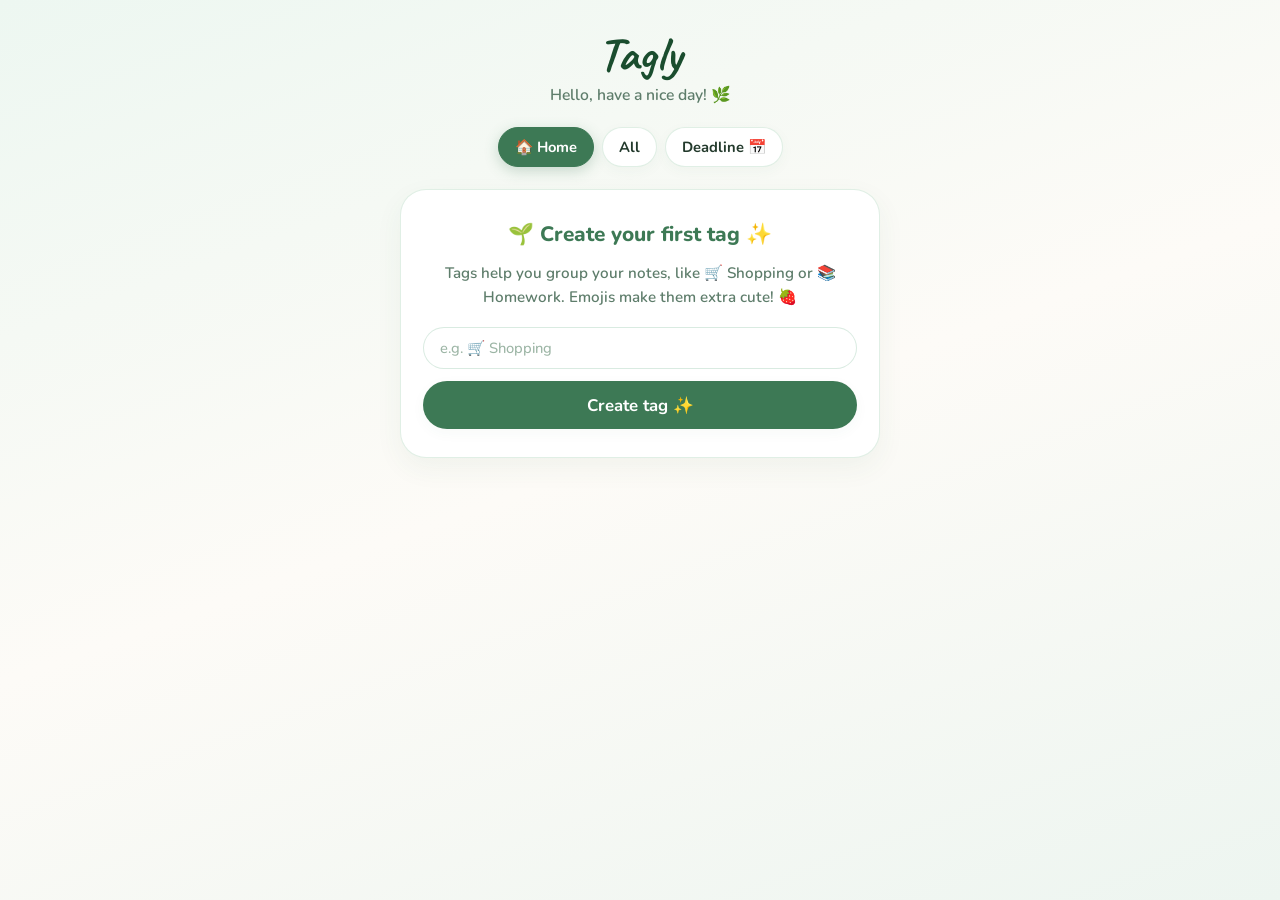
<file: index.html>
<!DOCTYPE html>
<html lang="en">
<head>
  <meta charset="UTF-8">
  <meta name="viewport" content="width=device-width, initial-scale=1.0">
  <title>Tagly</title>
  <!-- Favicon -->
  <link rel="icon" type="image/svg+xml" href="favicon.svg">
  <!-- Cute, rounded & handwritten fonts -->
  <link rel="preconnect" href="https://fonts.googleapis.com">
  <link rel="preconnect" href="https://fonts.gstatic.com" crossorigin>
  <link href="https://fonts.googleapis.com/css2?family=Caveat:wght@600;700&family=Nunito:wght@400;600;700;800&display=swap" rel="stylesheet">
  <link rel="stylesheet" href="styles.css">
</head>
<body>
  <div class="app-container">
    <!-- Top header with Tagly name and kind message -->
    <header class="header">
      <h1 class="app-title">Tagly</h1>
      <p class="subtitle">Hello, have a nice day! 🌿</p>
    </header>

    <!-- Navigation bubbles row: Home, All, tags, Deadline -->
    <nav id="filter-bubbles" class="bubbles-row" aria-label="App navigation">
      <!-- Bubbles are rendered by JavaScript -->
    </nav>

    <!-- Screen 1: HOME (forms only, no notes list) -->
    <section id="home-screen" class="screen-view">
      <!-- First-use create tag (when no tags exist) -->
      <div id="first-use-card" class="first-use-card">
        <h2>🌱 Create your first tag ✨</h2>
        <p class="hint-text">Tags help you group your notes, like 🛒 Shopping or 📚 Homework. Emojis make them extra cute! 🍓</p>
        <form id="first-tag-form" class="first-tag-form">
          <input
            type="text"
            id="first-tag-input"
            class="text-input"
            placeholder="e.g. 🛒 Shopping"
            maxlength="30"
            autocomplete="off"
            required
          >
          <button type="submit" class="btn btn-primary btn-large">Create tag ✨</button>
        </form>
      </div>

      <!-- Home controls (shown when at least one tag exists) -->
      <div id="home-forms-wrapper" class="home-forms-wrapper hidden">
        <!-- 1. Place to add a tag -->
        <section class="add-tag-section">
          <form id="add-tag-form" class="inline-tag-form">
            <input
              type="text"
              id="tag-name-input"
              class="text-input"
              placeholder="New tag name (e.g. 📚 Homework)"
              maxlength="30"
              autocomplete="off"
            >
            <button type="submit" class="btn btn-primary">+ Add tag 🌸</button>
          </form>
        </section>

        <!-- 2. Place to write a note -->
        <section class="composer-card">
          <form id="note-composer-form" class="composer-form">
            <textarea
              id="composer-text"
              class="note-textarea"
              placeholder="Write a note... 📝"
              rows="3"
              required
            ></textarea>

            <!-- Tag choices -->
            <div class="composer-tags-group">
              <span class="composer-label">Choose tag:</span>
              <div id="composer-tag-chips" class="tag-chips-row">
                <!-- Tag chips rendered here -->
              </div>
            </div>

            <!-- Optional deadline & submit -->
            <div class="composer-footer">
              <div class="deadline-control-wrapper">
                <button type="button" id="deadline-toggle-btn" class="btn btn-deadline">
                  📅 Add deadline
                </button>
                <input type="date" id="composer-deadline-input" class="visually-hidden">
                <button type="button" id="clear-deadline-btn" class="btn-clear-deadline hidden" title="Remove deadline">✕</button>
              </div>

              <button type="submit" class="btn btn-primary">Add note ✨</button>
            </div>
          </form>
        </section>
      </div>
    </section>

    <!-- Screen 2: NOTES VIEW (for All, Tag, or Deadline) -->
    <section id="notes-screen" class="screen-view hidden">
      <!-- Tag action banner (e.g. delete tag when a tag is active) -->
      <div id="active-tag-banner" class="active-tag-banner hidden"></div>

      <!-- Clean list of notes -->
      <main id="notes-container" class="notes-container">
        <!-- Rendered notes go here -->
      </main>
    </section>
  </div>

  <script src="app.js"></script>
</body>
</html>
</file>
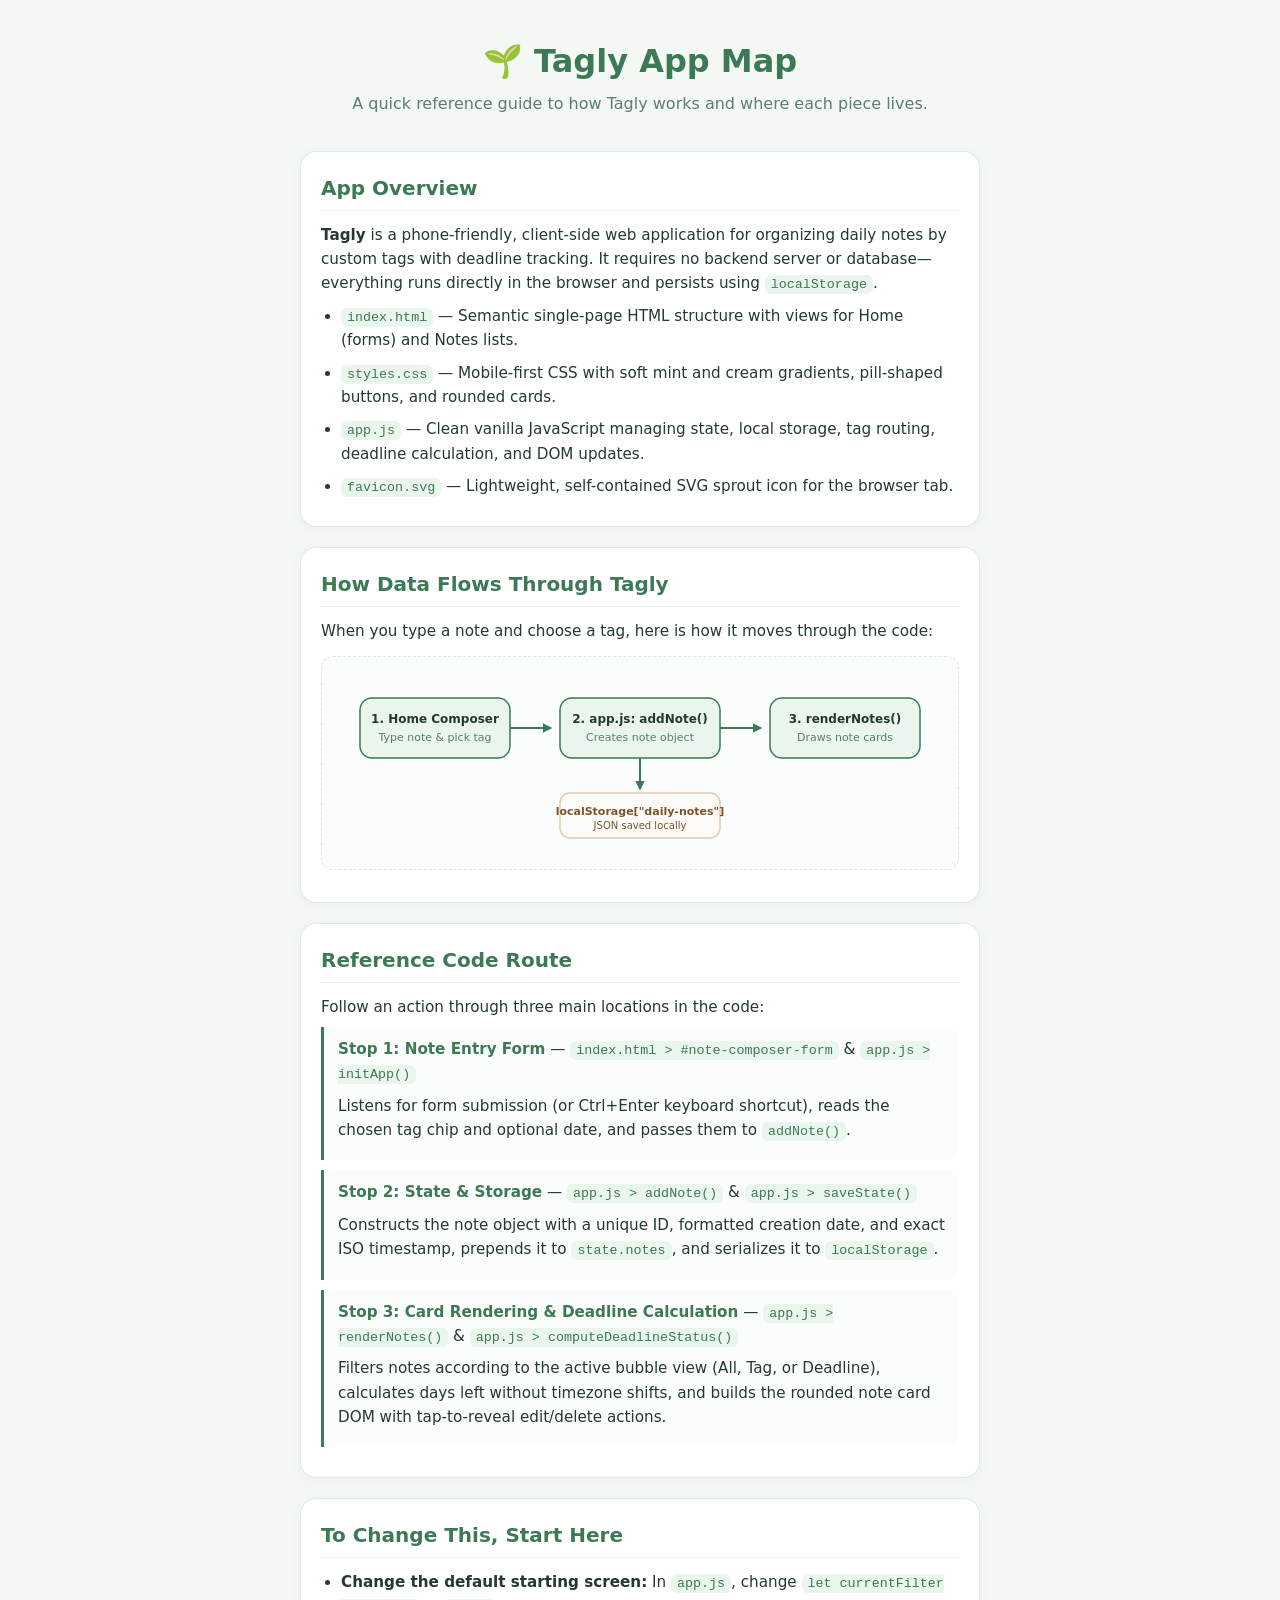
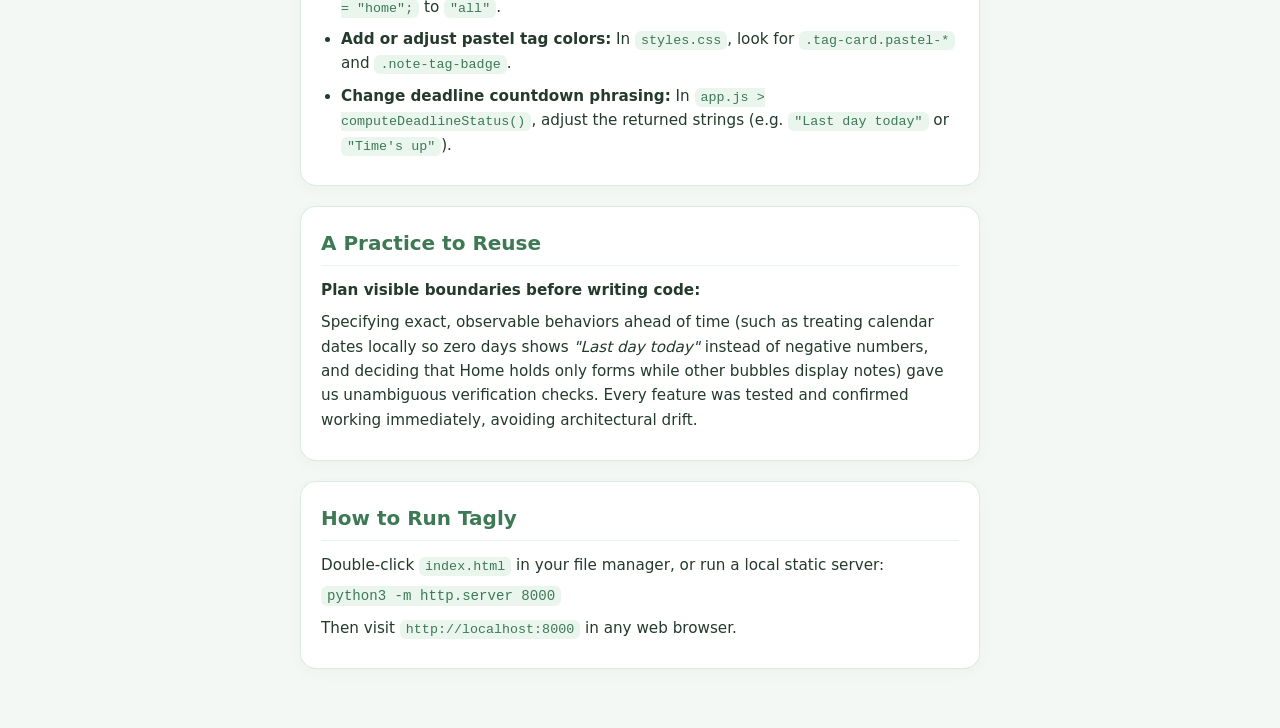
<file: devpost/app-map.html>
<!DOCTYPE html>
<html lang="en">
<head>
  <meta charset="UTF-8">
  <meta name="viewport" content="width=device-width, initial-scale=1.0">
  <title>Tagly — App Map & Take-Home Guide</title>
  <style>
    :root {
      --bg: #f4f8f5;
      --card-bg: #ffffff;
      --text: #233a2c;
      --muted: #5e7d6b;
      --primary: #3d7955;
      --border: rgba(165, 208, 182, 0.4);
      --soft: #eaf5ee;
      --radius: 16px;
    }
    * { box-sizing: border-box; margin: 0; padding: 0; }
    body {
      font-family: system-ui, -apple-system, BlinkMacSystemFont, "Segoe UI", Roboto, sans-serif;
      background-color: var(--bg);
      color: var(--text);
      line-height: 1.6;
      padding: 24px 16px 60px;
    }
    .container {
      max-width: 680px;
      margin: 0 auto;
      display: flex;
      flex-direction: column;
      gap: 20px;
    }
    header {
      text-align: center;
      padding: 12px 0 6px;
    }
    h1 {
      font-size: 2rem;
      color: var(--primary);
      margin-bottom: 4px;
    }
    .subtitle {
      color: var(--muted);
      font-size: 1rem;
    }
    .card {
      background: var(--card-bg);
      border: 1px solid var(--border);
      border-radius: var(--radius);
      padding: 20px;
      box-shadow: 0 4px 14px rgba(50, 95, 68, 0.04);
    }
    h2 {
      font-size: 1.25rem;
      color: var(--primary);
      margin-bottom: 12px;
      border-bottom: 1px solid var(--soft);
      padding-bottom: 6px;
    }
    p, li {
      font-size: 0.95rem;
      color: var(--text);
      margin-bottom: 8px;
    }
    ul, ol {
      padding-left: 20px;
    }
    code {
      background: var(--soft);
      padding: 2px 6px;
      border-radius: 6px;
      font-family: ui-monospace, SFMono-Regular, Consolas, monospace;
      font-size: 0.88em;
      color: var(--primary);
    }
    .diagram-box {
      background: #fafdfb;
      border: 1px dashed var(--border);
      border-radius: 12px;
      padding: 16px;
      margin: 12px 0;
      overflow-x: auto;
    }
    .route-stop {
      background: #fafdfb;
      border-left: 3px solid var(--primary);
      border-radius: 0 8px 8px 0;
      padding: 10px 14px;
      margin-bottom: 10px;
    }
    .route-stop strong {
      color: var(--primary);
    }
    details {
      margin-top: 10px;
      background: var(--soft);
      padding: 10px 14px;
      border-radius: 10px;
      cursor: pointer;
    }
    summary {
      font-weight: 700;
      color: var(--primary);
      outline: none;
    }
    details[open] {
      background: #ffffff;
      border: 1px solid var(--border);
    }
  </style>
</head>
<body>
  <div class="container">
    <header>
      <h1>🌱 Tagly App Map</h1>
      <p class="subtitle">A quick reference guide to how Tagly works and where each piece lives.</p>
    </header>

    <!-- Overview -->
    <section class="card">
      <h2>App Overview</h2>
      <p><strong>Tagly</strong> is a phone-friendly, client-side web application for organizing daily notes by custom tags with deadline tracking. It requires no backend server or database—everything runs directly in the browser and persists using <code>localStorage</code>.</p>
      <ul>
        <li><code>index.html</code> — Semantic single-page HTML structure with views for Home (forms) and Notes lists.</li>
        <li><code>styles.css</code> — Mobile-first CSS with soft mint and cream gradients, pill-shaped buttons, and rounded cards.</li>
        <li><code>app.js</code> — Clean vanilla JavaScript managing state, local storage, tag routing, deadline calculation, and DOM updates.</li>
        <li><code>favicon.svg</code> — Lightweight, self-contained SVG sprout icon for the browser tab.</li>
      </ul>
    </section>

    <!-- Visual Journey Diagram -->
    <section class="card">
      <h2>How Data Flows Through Tagly</h2>
      <p>When you type a note and choose a tag, here is how it moves through the code:</p>
      <div class="diagram-box">
        <svg xmlns="http://www.w3.org/2000/svg" viewBox="0 0 580 180" style="width:100%; max-width:580px; height:auto; display:block; margin:0 auto;">
          <!-- Step 1: Input -->
          <rect x="10" y="25" width="150" height="60" rx="12" fill="#eaf5ee" stroke="#3d7955" stroke-width="1.5"/>
          <text x="85" y="50" font-size="12" font-weight="bold" fill="#233a2c" text-anchor="middle">1. Home Composer</text>
          <text x="85" y="68" font-size="11" fill="#5e7d6b" text-anchor="middle">Type note & pick tag</text>

          <!-- Arrow 1 -->
          <path d="M 160 55 L 200 55" stroke="#3d7955" stroke-width="2" marker-end="url(#arrow)" fill="none"/>

          <!-- Step 2: app.js logic -->
          <rect x="210" y="25" width="160" height="60" rx="12" fill="#eaf5ee" stroke="#3d7955" stroke-width="1.5"/>
          <text x="290" y="50" font-size="12" font-weight="bold" fill="#233a2c" text-anchor="middle">2. app.js: addNote()</text>
          <text x="290" y="68" font-size="11" fill="#5e7d6b" text-anchor="middle">Creates note object</text>

          <!-- Arrow 2 down to storage -->
          <path d="M 290 85 L 290 115" stroke="#3d7955" stroke-width="2" marker-end="url(#arrow)" fill="none"/>

          <!-- Storage -->
          <rect x="210" y="120" width="160" height="45" rx="10" fill="#fdfbf7" stroke="#e0cbb2" stroke-width="1.5"/>
          <text x="290" y="142" font-size="11" font-weight="bold" fill="#7a542a" text-anchor="middle">localStorage["daily-notes"]</text>
          <text x="290" y="156" font-size="10" fill="#7a542a" text-anchor="middle">JSON saved locally</text>

          <!-- Arrow 3 to render -->
          <path d="M 370 55 L 410 55" stroke="#3d7955" stroke-width="2" marker-end="url(#arrow)" fill="none"/>

          <!-- Step 3: Render -->
          <rect x="420" y="25" width="150" height="60" rx="12" fill="#eaf5ee" stroke="#3d7955" stroke-width="1.5"/>
          <text x="495" y="50" font-size="12" font-weight="bold" fill="#233a2c" text-anchor="middle">3. renderNotes()</text>
          <text x="495" y="68" font-size="11" fill="#5e7d6b" text-anchor="middle">Draws note cards</text>

          <defs>
            <marker id="arrow" viewBox="0 0 10 10" refX="6" refY="5" markerWidth="6" markerHeight="6" orient="auto-start-reverse">
              <path d="M 0 1 L 8 5 L 0 9 z" fill="#3d7955"/>
            </marker>
          </defs>
        </svg>
      </div>
    </section>

    <!-- Code Tour Route -->
    <section class="card">
      <h2>Reference Code Route</h2>
      <p>Follow an action through three main locations in the code:</p>

      <div class="route-stop">
        <p><strong>Stop 1: Note Entry Form</strong> — <code>index.html > #note-composer-form</code> & <code>app.js > initApp()</code></p>
        <p>Listens for form submission (or Ctrl+Enter keyboard shortcut), reads the chosen tag chip and optional date, and passes them to <code>addNote()</code>.</p>
      </div>

      <div class="route-stop">
        <p><strong>Stop 2: State & Storage</strong> — <code>app.js > addNote()</code> & <code>app.js > saveState()</code></p>
        <p>Constructs the note object with a unique ID, formatted creation date, and exact ISO timestamp, prepends it to <code>state.notes</code>, and serializes it to <code>localStorage</code>.</p>
      </div>

      <div class="route-stop">
        <p><strong>Stop 3: Card Rendering & Deadline Calculation</strong> — <code>app.js > renderNotes()</code> & <code>app.js > computeDeadlineStatus()</code></p>
        <p>Filters notes according to the active bubble view (All, Tag, or Deadline), calculates days left without timezone shifts, and builds the rounded note card DOM with tap-to-reveal edit/delete actions.</p>
      </div>
    </section>

    <!-- To change this, start here -->
    <section class="card">
      <h2>To Change This, Start Here</h2>
      <ul>
        <li><strong>Change the default starting screen:</strong> In <code>app.js</code>, change <code>let currentFilter = "home";</code> to <code>"all"</code>.</li>
        <li><strong>Add or adjust pastel tag colors:</strong> In <code>styles.css</code>, look for <code>.tag-card.pastel-*</code> and <code>.note-tag-badge</code>.</li>
        <li><strong>Change deadline countdown phrasing:</strong> In <code>app.js > computeDeadlineStatus()</code>, adjust the returned strings (e.g. <code>"Last day today"</code> or <code>"Time's up"</code>).</li>
      </ul>
    </section>

    <!-- A Practice to Reuse -->
    <section class="card">
      <h2>A Practice to Reuse</h2>
      <p><strong>Plan visible boundaries before writing code:</strong></p>
      <p>Specifying exact, observable behaviors ahead of time (such as treating calendar dates locally so zero days shows <em>"Last day today"</em> instead of negative numbers, and deciding that Home holds only forms while other bubbles display notes) gave us unambiguous verification checks. Every feature was tested and confirmed working immediately, avoiding architectural drift.</p>
    </section>

    <!-- How to run -->
    <section class="card">
      <h2>How to Run Tagly</h2>
      <p>Double-click <code>index.html</code> in your file manager, or run a local static server:</p>
      <pre><code>python3 -m http.server 8000</code></pre>
      <p style="margin-top:8px;">Then visit <code>http://localhost:8000</code> in any web browser.</p>
    </section>
  </div>
</body>
</html>
</file>
<file: styles.css>
/* Tagly - Cute soft mint & cream aesthetic, phone-friendly */

:root {
  --bg-gradient: linear-gradient(160deg, #edf7f1 0%, #fdfbf7 50%, #edf5f0 100%);
  --card-bg: #ffffff;
  --text-main: #233a2c;
  --text-muted: #5e7d6b;
  --primary: #3d7955;
  --primary-hover: #326546;
  --primary-soft: #eaf5ee;
  --border-soft: rgba(165, 208, 182, 0.35);
  --shadow-soft: 0 10px 28px rgba(50, 95, 68, 0.06);
  --shadow-sm: 0 4px 14px rgba(50, 95, 68, 0.04);
  --radius-card: 26px;
  --radius-pill: 999px;
  --radius-note: 20px;
  --danger-color: #c94b49;
  --danger-soft: #fdf2f2;
}

* {
  box-sizing: border-box;
  margin: 0;
  padding: 0;
}

body {
  font-family: "Nunito", system-ui, -apple-system, BlinkMacSystemFont, "Segoe UI", Roboto, sans-serif;
  background: var(--bg-gradient);
  background-attachment: fixed;
  color: var(--text-main);
  line-height: 1.55;
  padding: 20px 14px 70px;
  min-height: 100vh;
}

/* One-column phone-friendly container */
.app-container {
  max-width: 480px;
  margin: 0 auto;
  display: flex;
  flex-direction: column;
  gap: 16px;
}

/* Header greeting */
.header {
  text-align: center;
  padding: 8px 10px 2px;
}

.app-title {
  font-family: "Caveat", cursive, system-ui, -apple-system, sans-serif;
  font-size: 3rem;
  font-weight: 700;
  color: #1a4d2e; /* Deeper soft green to stand out beautifully */
  letter-spacing: 0.5px;
  line-height: 1.1;
  margin-bottom: 2px;
}

.subtitle {
  font-size: 0.98rem;
  font-weight: 600;
  color: var(--text-muted);
}

/* Navigation bubbles row */
.bubbles-row {
  display: flex;
  flex-wrap: wrap;
  gap: 8px;
  justify-content: center;
  padding: 2px 0 6px;
}

.bubble {
  border: 1px solid var(--border-soft);
  background-color: #ffffff;
  color: var(--text-main);
  padding: 8px 16px;
  border-radius: var(--radius-pill);
  font-size: 0.92rem;
  font-weight: 700;
  font-family: inherit;
  cursor: pointer;
  transition: all 0.18s ease;
  min-height: 40px;
  display: inline-flex;
  align-items: center;
  box-shadow: var(--shadow-sm);
}

.bubble:hover {
  transform: translateY(-1px);
  background-color: #f7fbf8;
}

.bubble.active {
  background-color: var(--primary);
  color: #ffffff;
  border-color: var(--primary);
  box-shadow: 0 4px 14px rgba(61, 121, 85, 0.25);
}

/* Screen views */
.screen-view {
  display: flex;
  flex-direction: column;
  gap: 16px;
}

/* Home forms wrapper */
.home-forms-wrapper {
  display: flex;
  flex-direction: column;
  gap: 16px;
}

/* Add another tag section */
.add-tag-section {
  background-color: rgba(255, 255, 255, 0.9);
  backdrop-filter: blur(8px);
  border: 1px solid var(--border-soft);
  border-radius: var(--radius-pill);
  padding: 6px 8px 6px 14px;
  box-shadow: var(--shadow-sm);
}

.inline-tag-form {
  display: flex;
  gap: 8px;
  align-items: center;
}

/* First-use card */
.first-use-card {
  background-color: #ffffff;
  border: 1px solid var(--border-soft);
  border-radius: var(--radius-card);
  padding: 28px 22px;
  text-align: center;
  box-shadow: var(--shadow-soft);
  display: flex;
  flex-direction: column;
  gap: 12px;
}

.first-use-card h2 {
  font-size: 1.3rem;
  font-weight: 800;
  color: var(--primary);
}

.hint-text {
  font-size: 0.95rem;
  font-weight: 600;
  color: var(--text-muted);
}

.first-tag-form {
  display: flex;
  flex-direction: column;
  gap: 12px;
  margin-top: 6px;
}

/* Note Composer Card */
.composer-card {
  background-color: #ffffff;
  border: 1px solid var(--border-soft);
  border-radius: var(--radius-card);
  padding: 20px 18px;
  box-shadow: var(--shadow-soft);
}

.composer-form {
  display: flex;
  flex-direction: column;
  gap: 14px;
}

.note-textarea {
  width: 100%;
  padding: 14px 16px;
  border: 1px solid rgba(160, 205, 180, 0.4);
  border-radius: 18px;
  font-size: 0.96rem;
  font-family: inherit;
  color: var(--text-main);
  background-color: #fafdfb;
  resize: vertical;
  min-height: 72px;
  line-height: 1.45;
  outline: none;
  transition: all 0.15s ease;
}

.note-textarea:focus {
  background-color: #ffffff;
  border-color: var(--primary);
  box-shadow: 0 0 0 3px rgba(61, 121, 85, 0.1);
}

.note-textarea::placeholder {
  color: #9cb5a5;
  font-weight: 500;
}

/* Tag choice chips */
.composer-tags-group {
  display: flex;
  flex-direction: column;
  gap: 8px;
}

.composer-label {
  font-size: 0.88rem;
  font-weight: 700;
  color: var(--text-muted);
}

.tag-chips-row {
  display: flex;
  flex-wrap: wrap;
  gap: 7px;
}

.tag-chip {
  border: 1px solid var(--border-soft);
  background-color: #f7fbf8;
  color: var(--text-main);
  padding: 6px 14px;
  border-radius: var(--radius-pill);
  font-size: 0.86rem;
  font-weight: 700;
  cursor: pointer;
  font-family: inherit;
  transition: all 0.15s ease;
}

.tag-chip:hover {
  background-color: #eaf5ee;
}

.tag-chip.selected {
  background-color: var(--primary);
  color: #ffffff;
  border-color: var(--primary);
  box-shadow: 0 2px 8px rgba(61, 121, 85, 0.2);
}

/* Composer footer */
.composer-footer {
  display: flex;
  justify-content: space-between;
  align-items: center;
  gap: 8px;
  padding-top: 4px;
}

.deadline-control-wrapper {
  display: flex;
  align-items: center;
  gap: 6px;
}

.btn-deadline {
  background-color: #f3f8f4;
  color: var(--primary);
  border: 1px solid var(--border-soft);
  font-size: 0.88rem;
  padding: 7px 14px;
  min-height: 38px;
}

.btn-deadline:hover {
  background-color: #e8f4ec;
}

.btn-deadline.has-deadline {
  background-color: #eaf5ee;
  border-color: var(--primary);
  font-weight: 800;
}

.btn-clear-deadline {
  background: none;
  border: none;
  color: var(--text-muted);
  cursor: pointer;
  font-size: 1rem;
  padding: 2px 6px;
  border-radius: var(--radius-pill);
}

.btn-clear-deadline:hover {
  color: var(--danger-color);
}

/* Active tag banner (delete tag control) */
.active-tag-banner {
  background-color: #ffffff;
  border: 1px solid var(--border-soft);
  border-radius: var(--radius-pill);
  padding: 8px 16px;
  display: flex;
  justify-content: space-between;
  align-items: center;
  font-size: 0.88rem;
  box-shadow: var(--shadow-sm);
}

.delete-tag-confirm-box {
  background-color: var(--danger-soft);
  border: 1px solid #fadad7;
  border-radius: 18px;
  padding: 12px 14px;
  display: flex;
  flex-direction: column;
  gap: 8px;
  width: 100%;
}

.delete-tag-confirm-actions {
  display: flex;
  gap: 8px;
  justify-content: flex-end;
}

/* Notes list screen */
.notes-container {
  display: flex;
  flex-direction: column;
  gap: 12px;
}

/* Individual note card */
.note-card {
  background-color: #ffffff;
  border: 1px solid var(--border-soft);
  border-radius: var(--radius-note);
  padding: 14px 16px;
  box-shadow: var(--shadow-sm);
  display: flex;
  flex-direction: column;
  gap: 8px;
  cursor: pointer;
  transition: all 0.15s ease;
  user-select: none;
}

.note-card:hover {
  transform: translateY(-1px);
  box-shadow: var(--shadow-soft);
}

.note-text {
  font-size: 0.98rem;
  color: var(--text-main);
  white-space: pre-wrap;
  word-break: break-word;
  line-height: 1.45;
}

.note-footer {
  display: flex;
  justify-content: space-between;
  align-items: center;
  flex-wrap: wrap;
  gap: 6px;
  font-size: 0.82rem;
  color: var(--text-muted);
  border-top: 1px dashed rgba(165, 208, 182, 0.35);
  padding-top: 8px;
  margin-top: 2px;
}

.note-footer-left {
  display: flex;
  align-items: center;
  gap: 6px;
  flex-wrap: wrap;
}

.note-tag-badge {
  background-color: var(--primary-soft);
  color: var(--primary);
  padding: 3px 10px;
  border-radius: var(--radius-pill);
  font-size: 0.8rem;
  font-weight: 700;
}

.note-date {
  font-size: 0.76rem;
  font-weight: 600;
  color: #6a8874;
  letter-spacing: 0.1px;
}

/* Deadline status badges */
.deadline-badge {
  padding: 3px 10px;
  border-radius: var(--radius-pill);
  font-size: 0.8rem;
  font-weight: 800;
  display: inline-flex;
  align-items: center;
}

.deadline-badge.future {
  background-color: #edf7fe;
  color: #1f6fad;
}

.deadline-badge.today {
  background-color: #fef8e7;
  color: #966708;
}

.deadline-badge.past {
  background-color: #fdf0f0;
  color: #b73838;
}

/* Tap-to-reveal action drawer on note card */
.note-actions-drawer {
  display: flex;
  justify-content: flex-end;
  gap: 8px;
  padding-top: 8px;
  border-top: 1px solid rgba(165, 208, 182, 0.25);
  margin-top: 4px;
}

.btn-drawer-action {
  padding: 6px 14px;
  font-size: 0.84rem;
  border-radius: var(--radius-pill);
  min-height: 34px;
}

/* In-place note editor */
.note-edit-box {
  display: flex;
  flex-direction: column;
  gap: 10px;
  padding: 4px 0;
}

.edit-actions {
  display: flex;
  justify-content: flex-end;
  gap: 8px;
}

/* Empty states */
.empty-state-card {
  background-color: #ffffff;
  border: 1px solid var(--border-soft);
  border-radius: var(--radius-card);
  padding: 32px 20px;
  text-align: center;
  box-shadow: var(--shadow-sm);
  display: flex;
  flex-direction: column;
  gap: 8px;
}

.empty-state-title {
  font-size: 1.12rem;
  font-weight: 800;
  color: var(--primary);
}

.empty-state-hint {
  font-size: 0.92rem;
  font-weight: 600;
  color: var(--text-muted);
}

/* Inputs & buttons */
.text-input {
  width: 100%;
  padding: 10px 16px;
  border: 1px solid rgba(160, 205, 180, 0.4);
  border-radius: var(--radius-pill);
  font-size: 0.92rem;
  font-family: inherit;
  color: var(--text-main);
  background-color: #ffffff;
  outline: none;
  min-height: 42px;
  transition: all 0.15s ease;
}

.text-input:focus {
  border-color: var(--primary);
  box-shadow: 0 0 0 3px rgba(61, 121, 85, 0.1);
}

.text-input::placeholder {
  color: #9cb5a5;
  font-weight: 500;
}

.btn {
  display: inline-flex;
  align-items: center;
  justify-content: center;
  padding: 9px 18px;
  border-radius: var(--radius-pill);
  font-size: 0.92rem;
  font-weight: 700;
  font-family: inherit;
  border: none;
  cursor: pointer;
  min-height: 42px;
  transition: all 0.15s ease;
  box-shadow: var(--shadow-sm);
}

.btn-primary {
  background-color: var(--primary);
  color: #ffffff;
}

.btn-primary:hover {
  background-color: var(--primary-hover);
  transform: translateY(-1px);
}

.btn-large {
  width: 100%;
  font-size: 1.05rem;
  min-height: 48px;
}

.btn-danger {
  background-color: var(--danger-color);
  color: #ffffff;
}

.btn-danger:hover {
  background-color: #aa3e3c;
}

.btn-secondary {
  background-color: #f0f4f1;
  color: var(--text-main);
  border: 1px solid var(--border-soft);
}

.btn-secondary:hover {
  background-color: #e5ece7;
}

.btn-subtle {
  background: none;
  border: none;
  color: var(--text-muted);
  cursor: pointer;
  font-size: 0.85rem;
  font-weight: 700;
  padding: 4px 8px;
  border-radius: var(--radius-pill);
}

.btn-subtle:hover {
  color: var(--danger-color);
}

/* Utilities */
.visually-hidden {
  position: absolute;
  width: 1px;
  height: 1px;
  padding: 0;
  margin: -1px;
  overflow: hidden;
  clip: rect(0, 0, 0, 0);
  border: 0;
}

.hidden {
  display: none !important;
}
</file>
